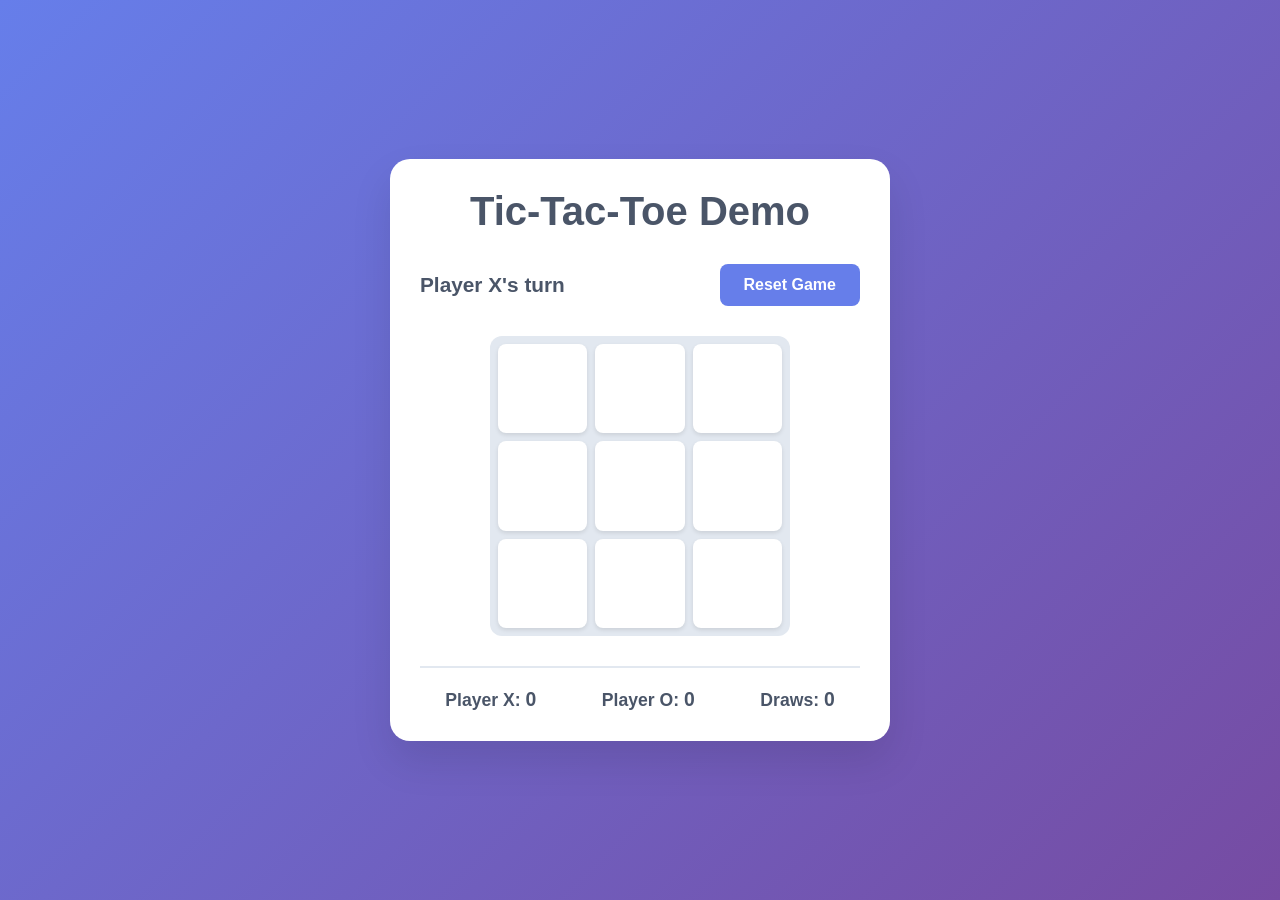
<file: index.html>
<!DOCTYPE html>
<html lang="en">
<head>
    <meta charset="UTF-8">
    <meta name="viewport" content="width=device-width, initial-scale=1.0">
    <title>Tic-Tac-Toe Demo</title>
    <link rel="stylesheet" href="style.css">
</head>
<body>
    <div class="container">
        <h1>Tic-Tac-Toe Demo</h1>
        
        <div class="game-info">
            <div class="status" id="status">Player X's turn</div>
            <button class="reset-btn" id="resetBtn">Reset Game</button>
        </div>
        
        <div class="game-board" id="gameBoard">
            <div class="cell" data-index="0"></div>
            <div class="cell" data-index="1"></div>
            <div class="cell" data-index="2"></div>
            <div class="cell" data-index="3"></div>
            <div class="cell" data-index="4"></div>
            <div class="cell" data-index="5"></div>
            <div class="cell" data-index="6"></div>
            <div class="cell" data-index="7"></div>
            <div class="cell" data-index="8"></div>
        </div>
        
        <div class="game-stats">
            <div class="score">
                <span>Player X: <span id="scoreX">0</span></span>
                <span>Player O: <span id="scoreO">0</span></span>
                <span>Draws: <span id="scoreDraw">0</span></span>
            </div>
        </div>
    </div>
    
    <script src="script.js"></script>
</body>
</html>
</file>
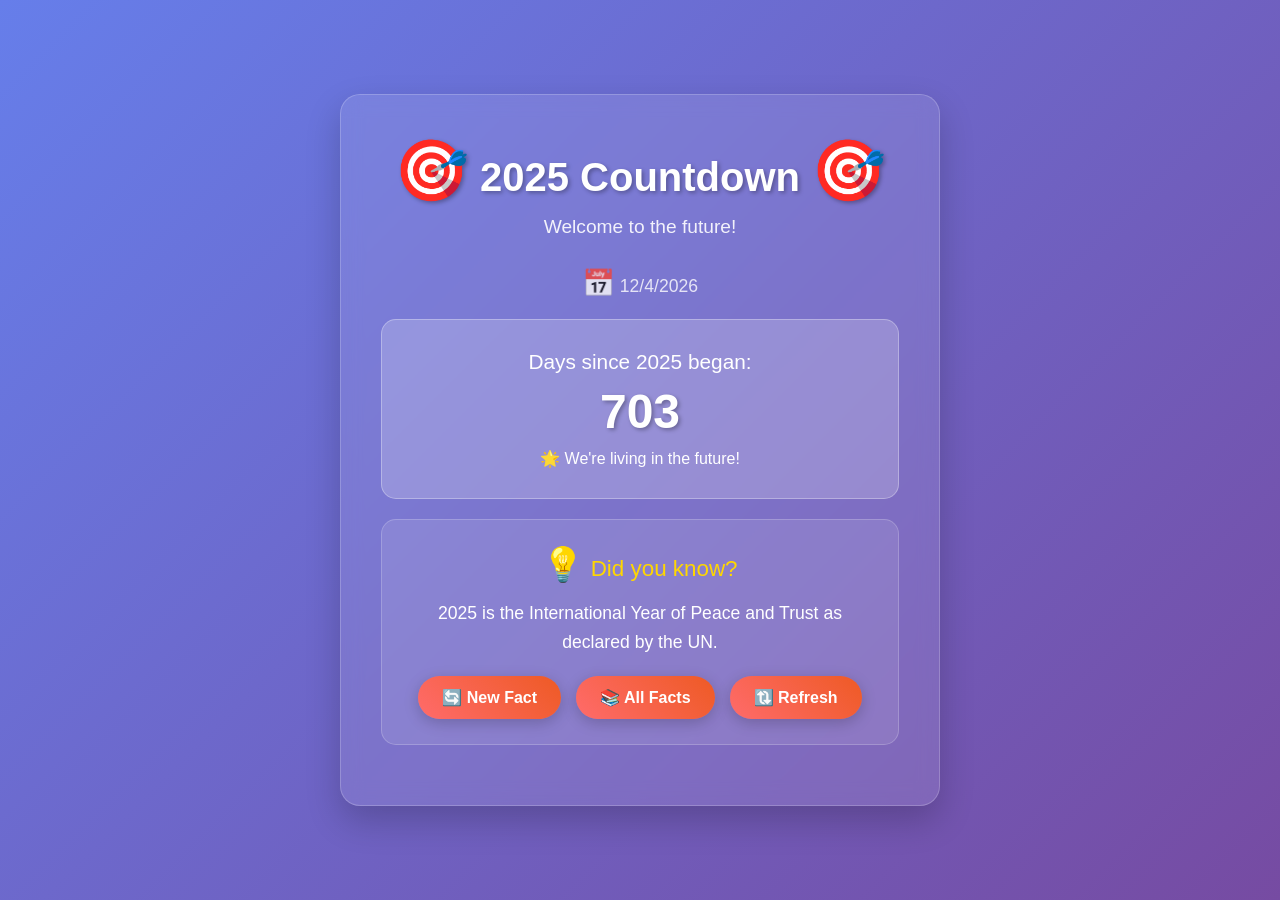
<file: countdown_2025.html>
<!DOCTYPE html>
<html lang="en">
<head>
    <meta charset="UTF-8">
    <meta name="viewport" content="width=device-width, initial-scale=1.0">
    <title>2025 Countdown - Demo 2025</title>
    <style>
        * {
            margin: 0;
            padding: 0;
            box-sizing: border-box;
        }

        body {
            font-family: 'Arial', sans-serif;
            background: linear-gradient(135deg, #667eea 0%, #764ba2 100%);
            min-height: 100vh;
            display: flex;
            justify-content: center;
            align-items: center;
            color: white;
        }

        .container {
            background: rgba(255, 255, 255, 0.1);
            backdrop-filter: blur(10px);
            border-radius: 20px;
            padding: 40px;
            max-width: 600px;
            width: 90%;
            text-align: center;
            border: 1px solid rgba(255, 255, 255, 0.2);
            box-shadow: 0 15px 35px rgba(0, 0, 0, 0.2);
        }

        h1 {
            font-size: 2.5em;
            margin-bottom: 10px;
            text-shadow: 2px 2px 4px rgba(0, 0, 0, 0.3);
        }

        .emoji {
            font-size: 1.5em;
        }

        .subtitle {
            font-size: 1.2em;
            margin-bottom: 30px;
            opacity: 0.9;
        }

        .countdown-display {
            background: rgba(255, 255, 255, 0.2);
            border-radius: 15px;
            padding: 30px;
            margin: 20px 0;
            border: 1px solid rgba(255, 255, 255, 0.3);
        }

        .countdown-number {
            font-size: 3em;
            font-weight: bold;
            text-shadow: 2px 2px 4px rgba(0, 0, 0, 0.3);
            margin: 10px 0;
        }

        .countdown-label {
            font-size: 1.3em;
            margin-bottom: 10px;
        }

        .current-date {
            font-size: 1.1em;
            margin-bottom: 20px;
            opacity: 0.8;
        }

        .fact-section {
            background: rgba(255, 255, 255, 0.1);
            border-radius: 15px;
            padding: 25px;
            margin: 20px 0;
            border: 1px solid rgba(255, 255, 255, 0.2);
        }

        .fact-title {
            font-size: 1.4em;
            margin-bottom: 15px;
            color: #ffd700;
        }

        .fact-text {
            font-size: 1.1em;
            line-height: 1.6;
            margin-bottom: 15px;
        }

        .buttons {
            display: flex;
            gap: 15px;
            justify-content: center;
            flex-wrap: wrap;
            margin-top: 20px;
        }

        button {
            background: linear-gradient(45deg, #ff6b6b, #ee5a24);
            color: white;
            border: none;
            padding: 12px 24px;
            border-radius: 25px;
            cursor: pointer;
            font-size: 1em;
            font-weight: bold;
            transition: all 0.3s ease;
            box-shadow: 0 4px 15px rgba(0, 0, 0, 0.2);
        }

        button:hover {
            transform: translateY(-2px);
            box-shadow: 0 6px 20px rgba(0, 0, 0, 0.3);
            background: linear-gradient(45deg, #ee5a24, #ff6b6b);
        }

        button:active {
            transform: translateY(0);
        }

        .all-facts {
            text-align: left;
            margin-top: 15px;
        }

        .all-facts li {
            margin: 8px 0;
            padding-left: 10px;
        }

        .hidden {
            display: none;
        }

        @media (max-width: 600px) {
            .container {
                padding: 20px;
            }

            h1 {
                font-size: 2em;
            }

            .countdown-number {
                font-size: 2.5em;
            }

            .buttons {
                flex-direction: column;
                align-items: center;
            }

            button {
                width: 200px;
            }
        }
    </style>
</head>
<body>
    <div class="container">
        <h1><span class="emoji">🎯</span> 2025 Countdown <span class="emoji">🎯</span></h1>
        <div class="subtitle">Welcome to the future!</div>
        
        <div class="current-date">
            <span class="emoji">📅</span> <span id="currentDate"></span>
        </div>

        <div class="countdown-display">
            <div class="countdown-label" id="countdownLabel">Days since 2025 began:</div>
            <div class="countdown-number" id="countdownNumber">0</div>
            <div id="statusMessage">🌟 We're living in the future!</div>
        </div>

        <div class="fact-section">
            <div class="fact-title"><span class="emoji">💡</span> Did you know?</div>
            <div class="fact-text" id="randomFact">Loading amazing facts about 2025...</div>
            
            <div class="buttons">
                <button onclick="showNewFact()">🔄 New Fact</button>
                <button onclick="toggleAllFacts()">📚 All Facts</button>
                <button onclick="refreshCountdown()">🔃 Refresh</button>
            </div>

            <div id="allFacts" class="all-facts hidden">
                <h3>📚 All 2025 Facts:</h3>
                <ol id="factsList"></ol>
            </div>
        </div>
    </div>

    <script>
        class Countdown2025 {
            constructor() {
                this.targetYear = 2025;
                this.targetDate = new Date(2025, 0, 1); // January 1, 2025
                this.currentDate = new Date();
                this.facts2025 = [
                    "2025 is the International Year of Peace and Trust as declared by the UN.",
                    "2025 marks 80 years since the end of World War II.",
                    "The World Expo 2025 will be held in Osaka, Japan.",
                    "2025 is expected to be a significant year for AI and technology advancement.",
                    "Many countries plan to achieve carbon neutrality goals by 2025.",
                    "2025 is a perfect square year (45²).",
                    "The next leap year after 2025 will be 2028.",
                    "2025 in Roman numerals is MMXXV."
                ];
                this.allFactsVisible = false;
            }

            daysCalculation() {
                const timeDiff = this.targetDate.getTime() - this.currentDate.getTime();
                const daysDiff = Math.floor(timeDiff / (1000 * 3600 * 24));
                
                if (daysDiff > 0) {
                    return {
                        daysUntil2025: daysDiff,
                        daysSince2025: 0,
                        isFuture: true
                    };
                } else {
                    return {
                        daysUntil2025: 0,
                        daysSince2025: Math.abs(daysDiff),
                        isFuture: false
                    };
                }
            }

            getRandomFact() {
                return this.facts2025[Math.floor(Math.random() * this.facts2025.length)];
            }

            updateDisplay() {
                const daysInfo = this.daysCalculation();
                const countdownLabel = document.getElementById('countdownLabel');
                const countdownNumber = document.getElementById('countdownNumber');
                const statusMessage = document.getElementById('statusMessage');
                const currentDate = document.getElementById('currentDate');

                // Update current date
                currentDate.textContent = this.currentDate.toLocaleDateString();

                if (daysInfo.isFuture) {
                    countdownLabel.textContent = "Days until 2025:";
                    countdownNumber.textContent = daysInfo.daysUntil2025;
                    statusMessage.innerHTML = "🚀 2025 is coming!";
                } else {
                    if (daysInfo.daysSince2025 === 0) {
                        countdownLabel.textContent = "Welcome to 2025!";
                        countdownNumber.textContent = "🎉";
                        statusMessage.innerHTML = "🎉 Today is the day! 🎉";
                    } else {
                        countdownLabel.textContent = "Days since 2025 began:";
                        countdownNumber.textContent = daysInfo.daysSince2025;
                        statusMessage.innerHTML = "🌟 We're living in the future!";
                    }
                }
            }

            showRandomFact() {
                const factElement = document.getElementById('randomFact');
                factElement.textContent = this.getRandomFact();
            }

            populateAllFacts() {
                const factsList = document.getElementById('factsList');
                factsList.innerHTML = '';
                
                this.facts2025.forEach((fact, index) => {
                    const li = document.createElement('li');
                    li.textContent = fact;
                    factsList.appendChild(li);
                });
            }

            toggleAllFacts() {
                const allFactsElement = document.getElementById('allFacts');
                this.allFactsVisible = !this.allFactsVisible;
                
                if (this.allFactsVisible) {
                    this.populateAllFacts();
                    allFactsElement.classList.remove('hidden');
                } else {
                    allFactsElement.classList.add('hidden');
                }
            }

            refresh() {
                this.currentDate = new Date();
                this.updateDisplay();
                this.showRandomFact();
                // Hide all facts if visible
                if (this.allFactsVisible) {
                    this.toggleAllFacts();
                }
            }
        }

        // Global instance
        let countdown;

        // Initialize when page loads
        window.addEventListener('DOMContentLoaded', function() {
            countdown = new Countdown2025();
            countdown.updateDisplay();
            countdown.showRandomFact();
        });

        // Global functions for buttons
        function showNewFact() {
            countdown.showRandomFact();
        }

        function toggleAllFacts() {
            countdown.toggleAllFacts();
        }

        function refreshCountdown() {
            countdown.refresh();
        }

        // Auto refresh every minute
        setInterval(() => {
            countdown.refresh();
        }, 60000);
    </script>
</body>
</html>
</file>
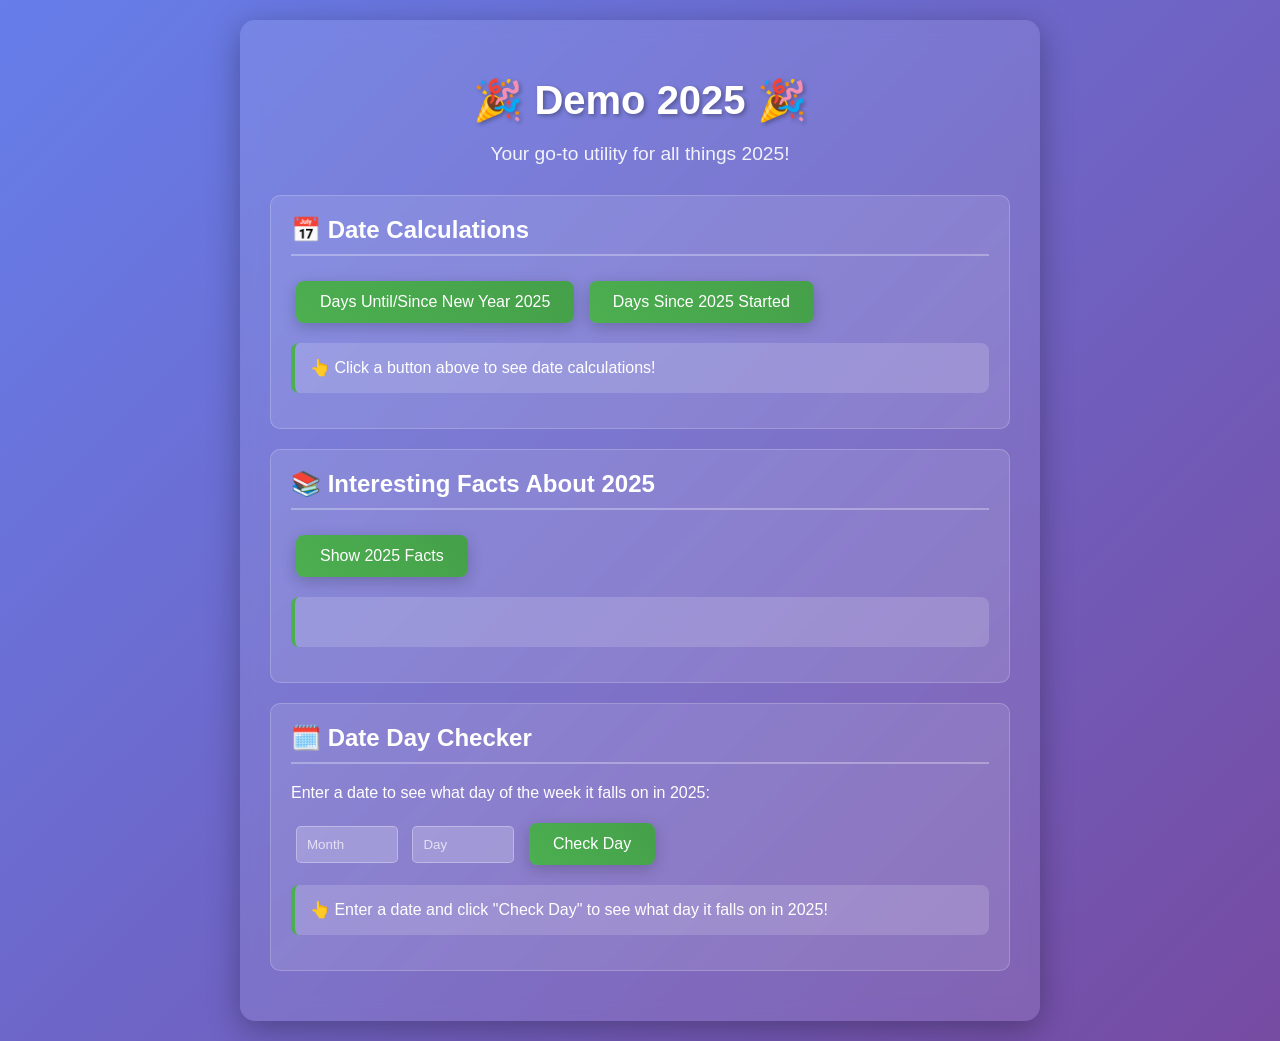
<file: demo2025.html>
<!DOCTYPE html>
<html lang="en">
<head>
    <meta charset="UTF-8">
    <meta name="viewport" content="width=device-width, initial-scale=1.0">
    <title>Demo 2025 - Year 2025 Utility</title>
    <style>
        body {
            font-family: 'Segoe UI', Tahoma, Geneva, Verdana, sans-serif;
            max-width: 800px;
            margin: 0 auto;
            padding: 20px;
            background: linear-gradient(135deg, #667eea 0%, #764ba2 100%);
            color: white;
            min-height: 100vh;
        }

        .container {
            background: rgba(255, 255, 255, 0.1);
            padding: 30px;
            border-radius: 15px;
            backdrop-filter: blur(10px);
            box-shadow: 0 8px 32px rgba(0, 0, 0, 0.3);
        }

        h1 {
            text-align: center;
            color: #fff;
            font-size: 2.5em;
            margin-bottom: 10px;
            text-shadow: 2px 2px 4px rgba(0, 0, 0, 0.3);
        }

        .subtitle {
            text-align: center;
            font-size: 1.2em;
            margin-bottom: 30px;
            opacity: 0.9;
        }

        .section {
            background: rgba(255, 255, 255, 0.1);
            margin: 20px 0;
            padding: 20px;
            border-radius: 10px;
            border: 1px solid rgba(255, 255, 255, 0.2);
        }

        .section h2 {
            margin-top: 0;
            color: #fff;
            border-bottom: 2px solid rgba(255, 255, 255, 0.3);
            padding-bottom: 10px;
        }

        button {
            background: linear-gradient(45deg, #4CAF50, #45a049);
            color: white;
            border: none;
            padding: 12px 24px;
            font-size: 16px;
            border-radius: 8px;
            cursor: pointer;
            margin: 5px;
            transition: all 0.3s ease;
            box-shadow: 0 4px 15px rgba(0, 0, 0, 0.2);
        }

        button:hover {
            transform: translateY(-2px);
            box-shadow: 0 6px 20px rgba(0, 0, 0, 0.3);
        }

        .result {
            background: rgba(255, 255, 255, 0.15);
            padding: 15px;
            border-radius: 8px;
            margin: 15px 0;
            min-height: 20px;
            border-left: 4px solid #4CAF50;
        }

        .facts-list {
            list-style: none;
            padding: 0;
        }

        .facts-list li {
            background: rgba(255, 255, 255, 0.1);
            margin: 8px 0;
            padding: 12px;
            border-radius: 6px;
            border-left: 3px solid #FFD700;
        }

        .date-input {
            background: rgba(255, 255, 255, 0.2);
            border: 1px solid rgba(255, 255, 255, 0.3);
            color: white;
            padding: 10px;
            border-radius: 5px;
            margin: 5px;
            width: 80px;
        }

        .date-input::placeholder {
            color: rgba(255, 255, 255, 0.7);
        }

        .emoji {
            font-size: 1.2em;
        }
    </style>
</head>
<body>
    <div class="container">
        <h1>🎉 Demo 2025 🎉</h1>
        <p class="subtitle">Your go-to utility for all things 2025!</p>

        <div class="section">
            <h2>📅 Date Calculations</h2>
            <button onclick="calculateDaysUntilNewYear()">Days Until/Since New Year 2025</button>
            <button onclick="calculateDaysSince2025()">Days Since 2025 Started</button>
            <div id="dateResult" class="result"></div>
        </div>

        <div class="section">
            <h2>📚 Interesting Facts About 2025</h2>
            <button onclick="showFacts()">Show 2025 Facts</button>
            <div id="factsResult" class="result">
                <ul id="factsList" class="facts-list"></ul>
            </div>
        </div>

        <div class="section">
            <h2>🗓️ Date Day Checker</h2>
            <p>Enter a date to see what day of the week it falls on in 2025:</p>
            <input type="number" id="month" class="date-input" placeholder="Month" min="1" max="12">
            <input type="number" id="day" class="date-input" placeholder="Day" min="1" max="31">
            <button onclick="checkDateDay()">Check Day</button>
            <div id="dayResult" class="result"></div>
        </div>
    </div>

    <script>
        function calculateDaysUntilNewYear() {
            const today = new Date();
            const newYear2025 = new Date(2025, 0, 1); // January 1, 2025
            
            let message;
            if (today >= newYear2025) {
                const nextNewYear = new Date(today.getFullYear() + 1, 0, 1);
                const diffTime = nextNewYear - today;
                const diffDays = Math.ceil(diffTime / (1000 * 60 * 60 * 24));
                message = `🎊 New Year 2025 has passed! Days until next New Year: ${diffDays}`;
            } else {
                const diffTime = newYear2025 - today;
                const diffDays = Math.ceil(diffTime / (1000 * 60 * 60 * 24));
                message = `⏰ Days until New Year 2025: ${diffDays}`;
            }
            
            document.getElementById('dateResult').innerHTML = message;
        }

        function calculateDaysSince2025() {
            const today = new Date();
            const start2025 = new Date(2025, 0, 1);
            
            let message;
            if (today < start2025) {
                message = "⏳ 2025 hasn't started yet!";
            } else {
                const diffTime = today - start2025;
                const diffDays = Math.floor(diffTime / (1000 * 60 * 60 * 24)) + 1;
                message = `📈 Days since 2025 started: ${diffDays}`;
            }
            
            document.getElementById('dateResult').innerHTML = message;
        }

        function showFacts() {
            const facts = [
                "🗓️ 2025 is not a leap year",
                "📅 2025 starts on a Wednesday", 
                "🔢 2025 = 5² × 3⁴ (factorization: 5² × 81)",
                "🌟 2025 is a perfect square (45²)",
                "📖 The Chinese zodiac animal for 2025 is the Snake", 
                "🎯 2025 marks 25 years since the year 2000"
            ];
            
            const factsList = document.getElementById('factsList');
            factsList.innerHTML = '';
            
            facts.forEach(fact => {
                const li = document.createElement('li');
                li.textContent = fact;
                factsList.appendChild(li);
            });
        }

        function checkDateDay() {
            const month = parseInt(document.getElementById('month').value);
            const day = parseInt(document.getElementById('day').value);
            
            if (!month || !day || month < 1 || month > 12 || day < 1 || day > 31) {
                document.getElementById('dayResult').innerHTML = '❌ Please enter valid month (1-12) and day (1-31)';
                return;
            }
            
            try {
                const date2025 = new Date(2025, month - 1, day);
                
                // Check if the date is valid
                if (date2025.getMonth() !== month - 1) {
                    document.getElementById('dayResult').innerHTML = '❌ Invalid date for the specified month';
                    return;
                }
                
                const days = ['Sunday', 'Monday', 'Tuesday', 'Wednesday', 'Thursday', 'Friday', 'Saturday'];
                const months = ['January', 'February', 'March', 'April', 'May', 'June', 
                              'July', 'August', 'September', 'October', 'November', 'December'];
                
                const dayName = days[date2025.getDay()];
                const monthName = months[month - 1];
                
                document.getElementById('dayResult').innerHTML = 
                    `📅 ${monthName} ${day}, 2025 falls on a <strong>${dayName}</strong>`;
            } catch (error) {
                document.getElementById('dayResult').innerHTML = '❌ Invalid date';
            }
        }

        // Initialize with a welcome message
        document.addEventListener('DOMContentLoaded', function() {
            document.getElementById('dateResult').innerHTML = '👆 Click a button above to see date calculations!';
            document.getElementById('dayResult').innerHTML = '👆 Enter a date and click "Check Day" to see what day it falls on in 2025!';
        });
    </script>
</body>
</html>
</file>
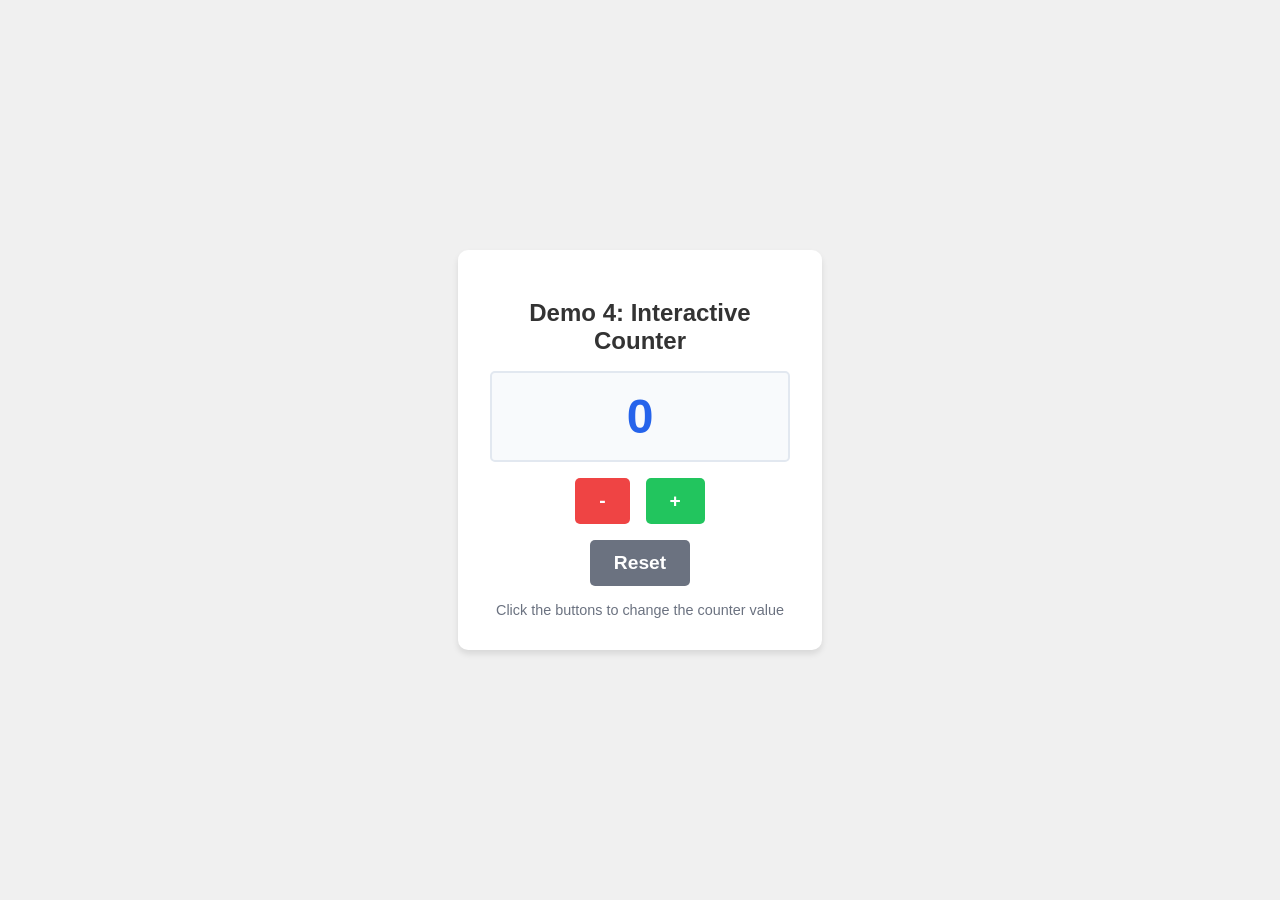
<file: demo4-counter.html>
<!DOCTYPE html>
<html lang="en">
<head>
    <meta charset="UTF-8">
    <meta name="viewport" content="width=device-width, initial-scale=1.0">
    <title>Demo 4 - Interactive Counter</title>
    <style>
        body {
            font-family: Arial, sans-serif;
            display: flex;
            justify-content: center;
            align-items: center;
            min-height: 100vh;
            margin: 0;
            background-color: #f0f0f0;
        }
        
        .counter-container {
            background: white;
            padding: 2rem;
            border-radius: 10px;
            box-shadow: 0 4px 6px rgba(0, 0, 0, 0.1);
            text-align: center;
            max-width: 300px;
        }
        
        .counter-title {
            color: #333;
            margin-bottom: 1rem;
            font-size: 1.5rem;
        }
        
        .counter-display {
            font-size: 3rem;
            font-weight: bold;
            color: #2563eb;
            margin: 1rem 0;
            padding: 1rem;
            background-color: #f8fafc;
            border-radius: 5px;
            border: 2px solid #e2e8f0;
        }
        
        .counter-buttons {
            display: flex;
            gap: 1rem;
            justify-content: center;
            margin-top: 1rem;
        }
        
        .counter-btn {
            padding: 0.75rem 1.5rem;
            font-size: 1.2rem;
            font-weight: bold;
            border: none;
            border-radius: 5px;
            cursor: pointer;
            transition: all 0.2s ease;
        }
        
        .btn-increment {
            background-color: #22c55e;
            color: white;
        }
        
        .btn-increment:hover {
            background-color: #16a34a;
            transform: translateY(-1px);
        }
        
        .btn-decrement {
            background-color: #ef4444;
            color: white;
        }
        
        .btn-decrement:hover {
            background-color: #dc2626;
            transform: translateY(-1px);
        }
        
        .btn-reset {
            background-color: #6b7280;
            color: white;
            margin-top: 1rem;
        }
        
        .btn-reset:hover {
            background-color: #4b5563;
            transform: translateY(-1px);
        }
        
        .counter-info {
            margin-top: 1rem;
            font-size: 0.9rem;
            color: #6b7280;
        }
    </style>
</head>
<body>
    <div class="counter-container">
        <h1 class="counter-title">Demo 4: Interactive Counter</h1>
        <div class="counter-display" id="counterDisplay">0</div>
        <div class="counter-buttons">
            <button class="counter-btn btn-decrement" id="decrementBtn">-</button>
            <button class="counter-btn btn-increment" id="incrementBtn">+</button>
        </div>
        <button class="counter-btn btn-reset" id="resetBtn">Reset</button>
        <div class="counter-info">
            Click the buttons to change the counter value
        </div>
    </div>

    <script>
        // Counter application logic
        let counter = 0;
        
        // Get DOM elements
        const counterDisplay = document.getElementById('counterDisplay');
        const incrementBtn = document.getElementById('incrementBtn');
        const decrementBtn = document.getElementById('decrementBtn');
        const resetBtn = document.getElementById('resetBtn');
        
        // Update display function
        function updateDisplay() {
            counterDisplay.textContent = counter;
            
            // Add visual feedback for positive/negative numbers
            if (counter > 0) {
                counterDisplay.style.color = '#22c55e';
            } else if (counter < 0) {
                counterDisplay.style.color = '#ef4444';
            } else {
                counterDisplay.style.color = '#2563eb';
            }
        }
        
        // Event listeners
        incrementBtn.addEventListener('click', () => {
            counter++;
            updateDisplay();
        });
        
        decrementBtn.addEventListener('click', () => {
            counter--;
            updateDisplay();
        });
        
        resetBtn.addEventListener('click', () => {
            counter = 0;
            updateDisplay();
        });
        
        // Keyboard support
        document.addEventListener('keydown', (event) => {
            switch(event.key) {
                case 'ArrowUp':
                case '+':
                    counter++;
                    updateDisplay();
                    event.preventDefault();
                    break;
                case 'ArrowDown':
                case '-':
                    counter--;
                    updateDisplay();
                    event.preventDefault();
                    break;
                case 'r':
                case 'R':
                    counter = 0;
                    updateDisplay();
                    event.preventDefault();
                    break;
            }
        });
        
        // Initialize display
        updateDisplay();
    </script>
</body>
</html>
</file>
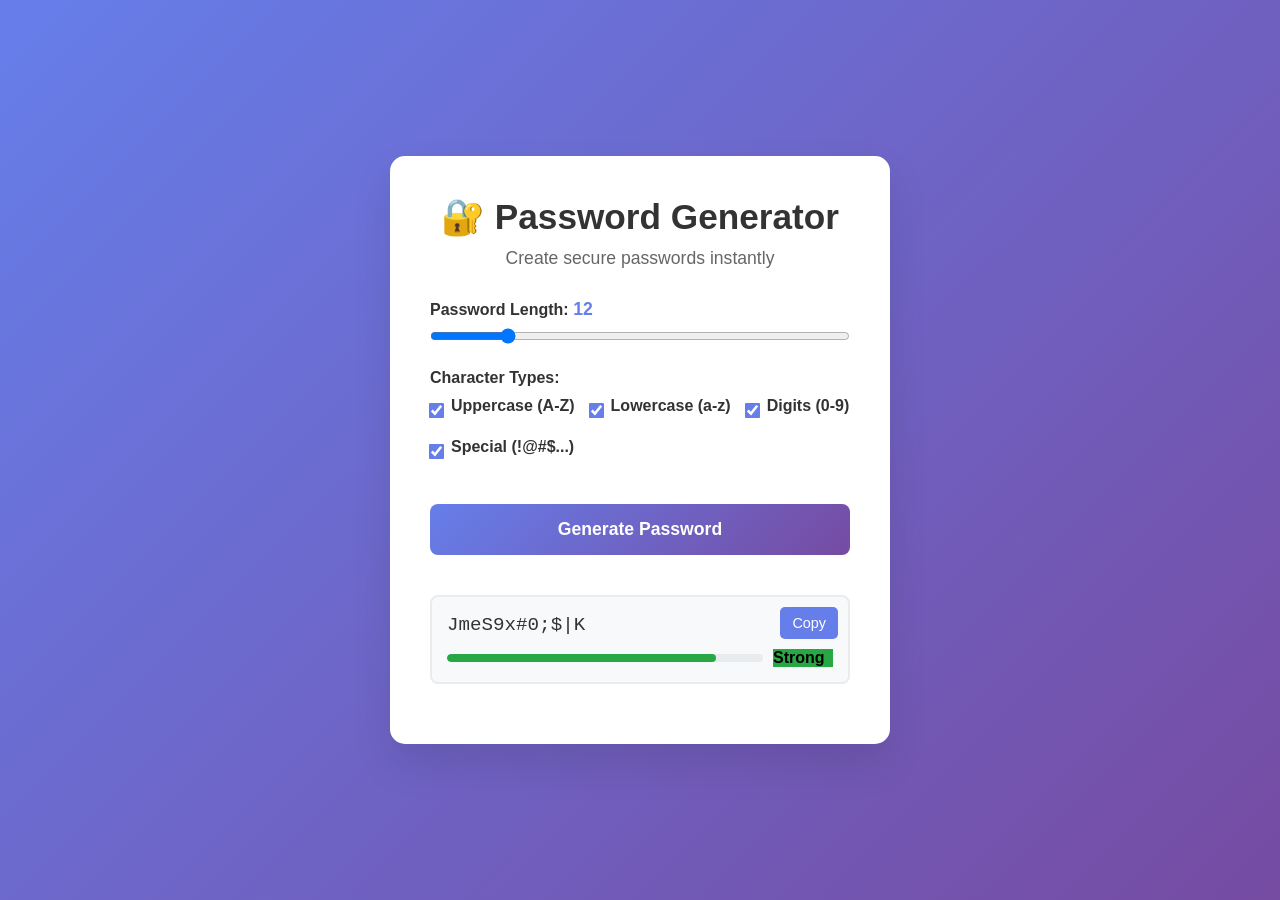
<file: password_generator.html>
<!DOCTYPE html>
<html lang="en">
<head>
    <meta charset="UTF-8">
    <meta name="viewport" content="width=device-width, initial-scale=1.0">
    <title>Password Generator Demo - Demo-2025</title>
    <style>
        * {
            margin: 0;
            padding: 0;
            box-sizing: border-box;
        }

        body {
            font-family: 'Segoe UI', Tahoma, Geneva, Verdana, sans-serif;
            background: linear-gradient(135deg, #667eea 0%, #764ba2 100%);
            min-height: 100vh;
            display: flex;
            justify-content: center;
            align-items: center;
            padding: 20px;
        }

        .container {
            background: white;
            border-radius: 15px;
            box-shadow: 0 20px 40px rgba(0, 0, 0, 0.1);
            padding: 40px;
            max-width: 500px;
            width: 100%;
        }

        .header {
            text-align: center;
            margin-bottom: 30px;
        }

        .header h1 {
            color: #333;
            font-size: 2.2em;
            margin-bottom: 10px;
        }

        .header p {
            color: #666;
            font-size: 1.1em;
        }

        .form-group {
            margin-bottom: 20px;
        }

        label {
            display: block;
            margin-bottom: 8px;
            color: #333;
            font-weight: 600;
        }

        input[type="range"] {
            width: 100%;
            margin-bottom: 5px;
        }

        .range-value {
            color: #667eea;
            font-weight: bold;
            font-size: 1.1em;
        }

        .checkbox-group {
            display: flex;
            flex-wrap: wrap;
            gap: 15px;
            margin-top: 10px;
        }

        .checkbox-item {
            display: flex;
            align-items: center;
            gap: 8px;
        }

        input[type="checkbox"] {
            transform: scale(1.2);
            accent-color: #667eea;
        }

        .generate-btn {
            width: 100%;
            background: linear-gradient(135deg, #667eea 0%, #764ba2 100%);
            color: white;
            border: none;
            padding: 15px;
            border-radius: 8px;
            font-size: 1.1em;
            font-weight: 600;
            cursor: pointer;
            transition: transform 0.2s ease;
            margin: 20px 0;
        }

        .generate-btn:hover {
            transform: translateY(-2px);
        }

        .password-output {
            background: #f8f9fa;
            border: 2px solid #e9ecef;
            border-radius: 8px;
            padding: 15px;
            margin: 20px 0;
            position: relative;
        }

        .password-text {
            font-family: 'Courier New', monospace;
            font-size: 1.2em;
            word-break: break-all;
            color: #333;
            margin-bottom: 10px;
            line-height: 1.4;
        }

        .strength-indicator {
            display: flex;
            align-items: center;
            gap: 10px;
            margin-top: 10px;
        }

        .strength-bar {
            flex: 1;
            height: 8px;
            background: #e9ecef;
            border-radius: 4px;
            overflow: hidden;
        }

        .strength-fill {
            height: 100%;
            transition: width 0.3s ease;
            border-radius: 4px;
        }

        .strength-weak { background: #dc3545; }
        .strength-medium { background: #ffc107; }
        .strength-strong { background: #28a745; }

        .strength-text {
            font-weight: 600;
            min-width: 60px;
        }

        .copy-btn {
            position: absolute;
            top: 10px;
            right: 10px;
            background: #667eea;
            color: white;
            border: none;
            padding: 8px 12px;
            border-radius: 5px;
            cursor: pointer;
            font-size: 0.9em;
            transition: background 0.2s ease;
        }

        .copy-btn:hover {
            background: #5a67d8;
        }

        .feedback {
            background: #e3f2fd;
            border: 1px solid #bbdefb;
            border-radius: 5px;
            padding: 10px;
            margin-top: 10px;
            font-size: 0.9em;
            color: #1976d2;
        }

        .hidden {
            display: none;
        }

        @media (max-width: 480px) {
            .container {
                padding: 25px;
            }
            
            .header h1 {
                font-size: 1.8em;
            }
            
            .checkbox-group {
                flex-direction: column;
                gap: 10px;
            }
        }
    </style>
</head>
<body>
    <div class="container">
        <div class="header">
            <h1>🔐 Password Generator</h1>
            <p>Create secure passwords instantly</p>
        </div>

        <div class="form-group">
            <label for="length">Password Length: <span class="range-value" id="lengthValue">12</span></label>
            <input type="range" id="length" min="4" max="50" value="12">
        </div>

        <div class="form-group">
            <label>Character Types:</label>
            <div class="checkbox-group">
                <div class="checkbox-item">
                    <input type="checkbox" id="uppercase" checked>
                    <label for="uppercase">Uppercase (A-Z)</label>
                </div>
                <div class="checkbox-item">
                    <input type="checkbox" id="lowercase" checked>
                    <label for="lowercase">Lowercase (a-z)</label>
                </div>
                <div class="checkbox-item">
                    <input type="checkbox" id="digits" checked>
                    <label for="digits">Digits (0-9)</label>
                </div>
                <div class="checkbox-item">
                    <input type="checkbox" id="special" checked>
                    <label for="special">Special (!@#$...)</label>
                </div>
            </div>
        </div>

        <button class="generate-btn" onclick="generatePassword()">Generate Password</button>

        <div class="password-output hidden" id="passwordOutput">
            <button class="copy-btn" onclick="copyPassword()">Copy</button>
            <div class="password-text" id="passwordText"></div>
            <div class="strength-indicator">
                <div class="strength-bar">
                    <div class="strength-fill" id="strengthFill"></div>
                </div>
                <span class="strength-text" id="strengthText"></span>
            </div>
            <div class="feedback hidden" id="feedback"></div>
        </div>
    </div>

    <script>
        // Character sets
        const characterSets = {
            lowercase: 'abcdefghijklmnopqrstuvwxyz',
            uppercase: 'ABCDEFGHIJKLMNOPQRSTUVWXYZ',
            digits: '0123456789',
            special: '!@#$%^&*()_+-=[]{}|;:,.<>?'
        };

        // Update length display
        document.getElementById('length').addEventListener('input', function() {
            document.getElementById('lengthValue').textContent = this.value;
        });

        function generatePassword() {
            const length = parseInt(document.getElementById('length').value);
            const includeUppercase = document.getElementById('uppercase').checked;
            const includeLowercase = document.getElementById('lowercase').checked;
            const includeDigits = document.getElementById('digits').checked;
            const includeSpecial = document.getElementById('special').checked;

            // Validate that at least one character type is selected
            if (!includeUppercase && !includeLowercase && !includeDigits && !includeSpecial) {
                alert('Please select at least one character type!');
                return;
            }

            // Build character pool
            let charPool = '';
            let requiredChars = [];

            if (includeLowercase) {
                charPool += characterSets.lowercase;
                requiredChars.push(getRandomChar(characterSets.lowercase));
            }
            if (includeUppercase) {
                charPool += characterSets.uppercase;
                requiredChars.push(getRandomChar(characterSets.uppercase));
            }
            if (includeDigits) {
                charPool += characterSets.digits;
                requiredChars.push(getRandomChar(characterSets.digits));
            }
            if (includeSpecial) {
                charPool += characterSets.special;
                requiredChars.push(getRandomChar(characterSets.special));
            }

            // Generate remaining characters
            const remainingLength = length - requiredChars.length;
            const passwordChars = [...requiredChars];
            
            for (let i = 0; i < remainingLength; i++) {
                passwordChars.push(getRandomChar(charPool));
            }

            // Shuffle array
            for (let i = passwordChars.length - 1; i > 0; i--) {
                const j = Math.floor(Math.random() * (i + 1));
                [passwordChars[i], passwordChars[j]] = [passwordChars[j], passwordChars[i]];
            }

            const password = passwordChars.join('');
            displayPassword(password);
        }

        function getRandomChar(charset) {
            return charset.charAt(Math.floor(Math.random() * charset.length));
        }

        function displayPassword(password) {
            const output = document.getElementById('passwordOutput');
            const passwordText = document.getElementById('passwordText');
            
            passwordText.textContent = password;
            output.classList.remove('hidden');
            
            // Calculate and display strength
            const strength = calculateStrength(password);
            updateStrengthIndicator(strength);
        }

        function calculateStrength(password) {
            let score = 0;
            const feedback = [];

            // Length scoring
            if (password.length >= 12) {
                score += 25;
            } else if (password.length >= 8) {
                score += 15;
                feedback.push("Consider using at least 12 characters");
            } else {
                score += 5;
                feedback.push("Password is too short - use at least 8 characters");
            }

            // Character variety scoring
            const hasLower = /[a-z]/.test(password);
            const hasUpper = /[A-Z]/.test(password);
            const hasDigit = /[0-9]/.test(password);
            const hasSpecial = /[!@#$%^&*()_+\-=\[\]{}|;:,.<>?]/.test(password);

            const varietyCount = [hasLower, hasUpper, hasDigit, hasSpecial].filter(Boolean).length;
            score += varietyCount * 15;

            if (varietyCount < 3) {
                feedback.push("Use a mix of uppercase, lowercase, digits, and special characters");
            }

            // Determine strength level
            let strength;
            if (score >= 80) {
                strength = "Strong";
            } else if (score >= 60) {
                strength = "Medium";
            } else {
                strength = "Weak";
            }

            return {
                score,
                strength,
                feedback
            };
        }

        function updateStrengthIndicator(strengthData) {
            const strengthFill = document.getElementById('strengthFill');
            const strengthText = document.getElementById('strengthText');
            const feedback = document.getElementById('feedback');

            // Update strength bar
            strengthFill.style.width = strengthData.score + '%';
            strengthFill.className = 'strength-fill strength-' + strengthData.strength.toLowerCase();
            
            // Update strength text
            strengthText.textContent = strengthData.strength;
            strengthText.className = 'strength-text strength-' + strengthData.strength.toLowerCase();

            // Update feedback
            if (strengthData.feedback.length > 0) {
                feedback.textContent = strengthData.feedback.join('. ');
                feedback.classList.remove('hidden');
            } else {
                feedback.classList.add('hidden');
            }
        }

        function copyPassword() {
            const passwordText = document.getElementById('passwordText').textContent;
            navigator.clipboard.writeText(passwordText).then(() => {
                const copyBtn = document.querySelector('.copy-btn');
                const originalText = copyBtn.textContent;
                copyBtn.textContent = 'Copied!';
                setTimeout(() => {
                    copyBtn.textContent = originalText;
                }, 2000);
            }).catch(() => {
                // Fallback for older browsers
                const textarea = document.createElement('textarea');
                textarea.value = passwordText;
                document.body.appendChild(textarea);
                textarea.select();
                document.execCommand('copy');
                document.body.removeChild(textarea);
                
                const copyBtn = document.querySelector('.copy-btn');
                const originalText = copyBtn.textContent;
                copyBtn.textContent = 'Copied!';
                setTimeout(() => {
                    copyBtn.textContent = originalText;
                }, 2000);
            });
        }

        // Generate initial password
        generatePassword();
    </script>
</body>
</html>
</file>
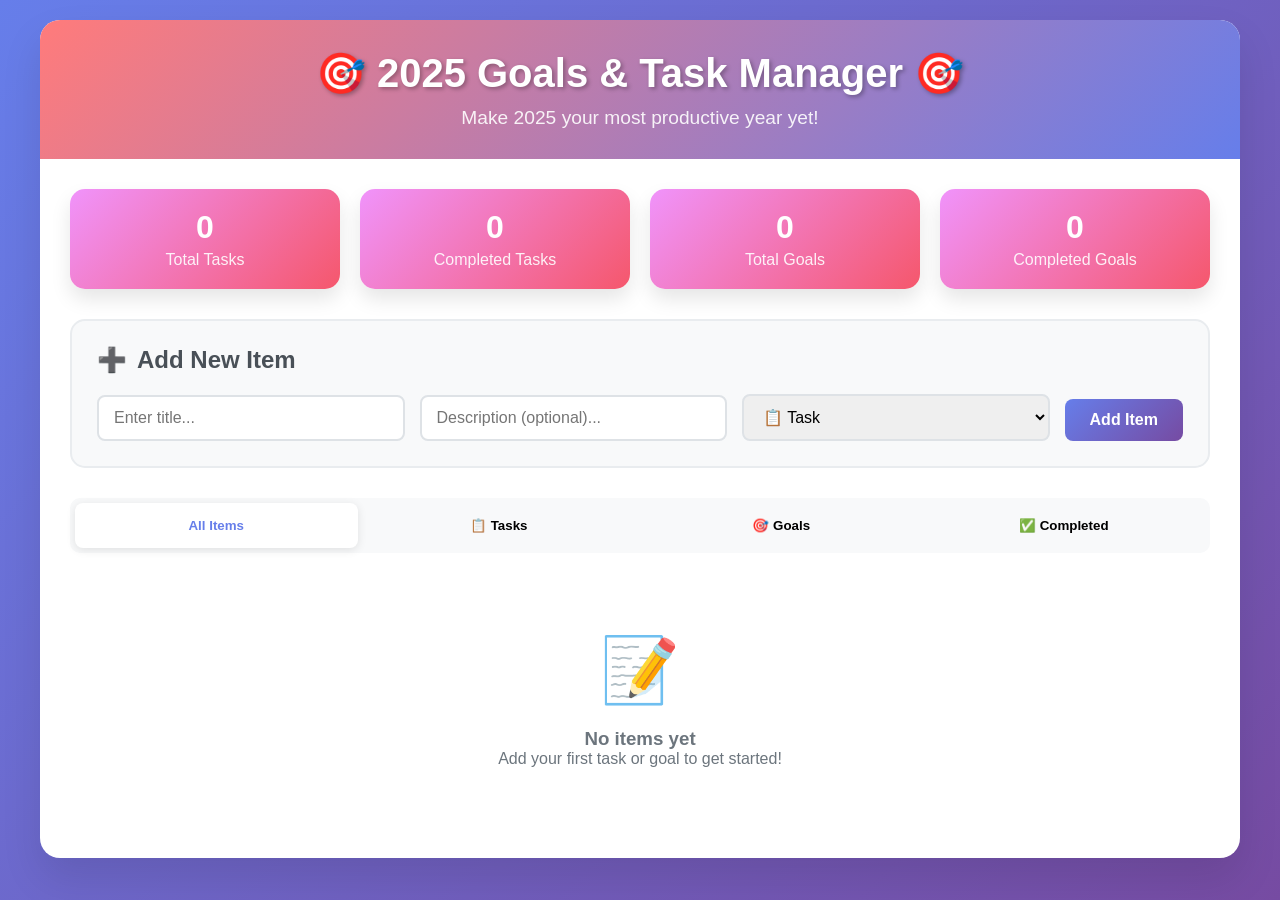
<file: task_manager.html>
<!DOCTYPE html>
<html lang="en">
<head>
    <meta charset="UTF-8">
    <meta name="viewport" content="width=device-width, initial-scale=1.0">
    <title>2025 Goals & Task Manager</title>
    <style>
        * {
            margin: 0;
            padding: 0;
            box-sizing: border-box;
        }

        body {
            font-family: 'Segoe UI', Tahoma, Geneva, Verdana, sans-serif;
            background: linear-gradient(135deg, #667eea 0%, #764ba2 100%);
            min-height: 100vh;
            padding: 20px;
            color: #333;
        }

        .container {
            max-width: 1200px;
            margin: 0 auto;
            background: white;
            border-radius: 20px;
            box-shadow: 0 20px 40px rgba(0,0,0,0.1);
            overflow: hidden;
        }

        .header {
            background: linear-gradient(135deg, #ff7b7b 0%, #667eea 100%);
            color: white;
            padding: 30px;
            text-align: center;
        }

        .header h1 {
            font-size: 2.5em;
            margin-bottom: 10px;
            text-shadow: 2px 2px 4px rgba(0,0,0,0.3);
        }

        .header p {
            font-size: 1.2em;
            opacity: 0.9;
        }

        .main-content {
            padding: 30px;
        }

        .stats-grid {
            display: grid;
            grid-template-columns: repeat(auto-fit, minmax(200px, 1fr));
            gap: 20px;
            margin-bottom: 30px;
        }

        .stat-card {
            background: linear-gradient(135deg, #f093fb 0%, #f5576c 100%);
            color: white;
            padding: 20px;
            border-radius: 15px;
            text-align: center;
            box-shadow: 0 10px 20px rgba(0,0,0,0.1);
        }

        .stat-card h3 {
            font-size: 2em;
            margin-bottom: 5px;
        }

        .stat-card p {
            opacity: 0.9;
        }

        .input-section {
            background: #f8f9fa;
            padding: 25px;
            border-radius: 15px;
            margin-bottom: 30px;
            border: 2px solid #e9ecef;
        }

        .input-section h2 {
            margin-bottom: 20px;
            color: #495057;
            display: flex;
            align-items: center;
            gap: 10px;
        }

        .form-group {
            display: flex;
            flex-wrap: wrap;
            gap: 15px;
            align-items: end;
        }

        .form-group input, .form-group select {
            flex: 1;
            min-width: 200px;
            padding: 12px 15px;
            border: 2px solid #dee2e6;
            border-radius: 8px;
            font-size: 16px;
            transition: border-color 0.3s;
        }

        .form-group input:focus, .form-group select:focus {
            outline: none;
            border-color: #667eea;
            box-shadow: 0 0 0 3px rgba(102, 126, 234, 0.1);
        }

        .btn {
            background: linear-gradient(135deg, #667eea 0%, #764ba2 100%);
            color: white;
            border: none;
            padding: 12px 25px;
            border-radius: 8px;
            cursor: pointer;
            font-size: 16px;
            font-weight: 600;
            transition: transform 0.2s, box-shadow 0.2s;
        }

        .btn:hover {
            transform: translateY(-2px);
            box-shadow: 0 5px 15px rgba(0,0,0,0.2);
        }

        .btn-small {
            padding: 6px 12px;
            font-size: 14px;
            margin: 0 2px;
        }

        .btn-complete {
            background: linear-gradient(135deg, #56ab2f 0%, #a8e6cf 100%);
        }

        .btn-delete {
            background: linear-gradient(135deg, #ff7b7b 0%, #f093fb 100%);
        }

        .tabs {
            display: flex;
            margin-bottom: 20px;
            background: #f8f9fa;
            border-radius: 10px;
            padding: 5px;
        }

        .tab {
            flex: 1;
            padding: 15px;
            text-align: center;
            background: transparent;
            border: none;
            border-radius: 8px;
            cursor: pointer;
            font-weight: 600;
            transition: all 0.3s;
        }

        .tab.active {
            background: white;
            color: #667eea;
            box-shadow: 0 2px 10px rgba(0,0,0,0.1);
        }

        .tab-content {
            display: none;
        }

        .tab-content.active {
            display: block;
        }

        .task-list {
            space-y: 15px;
        }

        .task-item {
            background: white;
            border: 2px solid #e9ecef;
            border-radius: 12px;
            padding: 20px;
            margin-bottom: 15px;
            transition: all 0.3s;
            position: relative;
            overflow: hidden;
        }

        .task-item:hover {
            box-shadow: 0 5px 20px rgba(0,0,0,0.1);
            transform: translateY(-2px);
        }

        .task-item.completed {
            background: #d4edda;
            border-color: #c3e6cb;
        }

        .task-item.completed .task-title {
            text-decoration: line-through;
            opacity: 0.7;
        }

        .task-header {
            display: flex;
            justify-content: between;
            align-items: flex-start;
            margin-bottom: 10px;
        }

        .task-info {
            flex: 1;
        }

        .task-title {
            font-size: 1.2em;
            font-weight: 600;
            margin-bottom: 5px;
            display: flex;
            align-items: center;
            gap: 10px;
        }

        .task-description {
            color: #6c757d;
            margin-bottom: 10px;
        }

        .task-meta {
            font-size: 0.9em;
            color: #868e96;
        }

        .task-actions {
            display: flex;
            gap: 5px;
            flex-shrink: 0;
        }

        .category-badge {
            display: inline-flex;
            align-items: center;
            gap: 5px;
            padding: 4px 8px;
            border-radius: 20px;
            font-size: 0.8em;
            font-weight: 600;
        }

        .category-task {
            background: #e3f2fd;
            color: #1976d2;
        }

        .category-goal {
            background: #fff3e0;
            color: #f57c00;
        }

        .empty-state {
            text-align: center;
            padding: 60px 20px;
            color: #6c757d;
        }

        .empty-state-icon {
            font-size: 4em;
            margin-bottom: 20px;
        }

        .progress-bar {
            width: 100%;
            height: 8px;
            background: #e9ecef;
            border-radius: 4px;
            overflow: hidden;
            margin-top: 10px;
        }

        .progress-fill {
            height: 100%;
            background: linear-gradient(90deg, #56ab2f 0%, #a8e6cf 100%);
            transition: width 0.3s ease;
        }

        @media (max-width: 768px) {
            .header h1 {
                font-size: 2em;
            }
            
            .stats-grid {
                grid-template-columns: 1fr;
            }
            
            .form-group {
                flex-direction: column;
            }
            
            .form-group input, .form-group select {
                min-width: auto;
                width: 100%;
            }
            
            .task-header {
                flex-direction: column;
                gap: 15px;
            }
            
            .task-actions {
                align-self: stretch;
                justify-content: center;
            }
        }
    </style>
</head>
<body>
    <div class="container">
        <div class="header">
            <h1>🎯 2025 Goals & Task Manager 🎯</h1>
            <p>Make 2025 your most productive year yet!</p>
        </div>

        <div class="main-content">
            <!-- Statistics -->
            <div class="stats-grid">
                <div class="stat-card">
                    <h3 id="totalTasks">0</h3>
                    <p>Total Tasks</p>
                </div>
                <div class="stat-card">
                    <h3 id="completedTasks">0</h3>
                    <p>Completed Tasks</p>
                </div>
                <div class="stat-card">
                    <h3 id="totalGoals">0</h3>
                    <p>Total Goals</p>
                </div>
                <div class="stat-card">
                    <h3 id="completedGoals">0</h3>
                    <p>Completed Goals</p>
                </div>
            </div>

            <!-- Add New Item -->
            <div class="input-section">
                <h2>
                    <span id="addIcon">➕</span>
                    Add New Item
                </h2>
                <div class="form-group">
                    <input type="text" id="itemTitle" placeholder="Enter title..." required>
                    <input type="text" id="itemDescription" placeholder="Description (optional)...">
                    <select id="itemCategory">
                        <option value="task">📋 Task</option>
                        <option value="goal">🎯 Goal</option>
                    </select>
                    <button class="btn" onclick="addItem()">Add Item</button>
                </div>
            </div>

            <!-- Tabs -->
            <div class="tabs">
                <button class="tab active" onclick="showTab('all')">All Items</button>
                <button class="tab" onclick="showTab('tasks')">📋 Tasks</button>
                <button class="tab" onclick="showTab('goals')">🎯 Goals</button>
                <button class="tab" onclick="showTab('completed')">✅ Completed</button>
            </div>

            <!-- Task Lists -->
            <div id="all-tab" class="tab-content active">
                <div id="allItems" class="task-list"></div>
            </div>
            
            <div id="tasks-tab" class="tab-content">
                <div id="taskItems" class="task-list"></div>
            </div>
            
            <div id="goals-tab" class="tab-content">
                <div id="goalItems" class="task-list"></div>
            </div>
            
            <div id="completed-tab" class="tab-content">
                <div id="completedItems" class="task-list"></div>
            </div>
        </div>
    </div>

    <script>
        class TaskManager {
            constructor() {
                this.tasks = [];
                this.nextId = 1;
                this.loadTasks();
                this.updateDisplay();
            }

            loadTasks() {
                const stored = localStorage.getItem('tasks2025');
                if (stored) {
                    const data = JSON.parse(stored);
                    this.tasks = data.tasks || [];
                    this.nextId = data.nextId || 1;
                }
            }

            saveTasks() {
                const data = {
                    tasks: this.tasks,
                    nextId: this.nextId
                };
                localStorage.setItem('tasks2025', JSON.stringify(data));
            }

            addTask(title, description, category) {
                const task = {
                    id: this.nextId++,
                    title: title,
                    description: description,
                    category: category,
                    completed: false,
                    createdAt: new Date().toISOString(),
                    completedAt: null
                };
                this.tasks.push(task);
                this.saveTasks();
                this.updateDisplay();
                return task;
            }

            completeTask(id) {
                const task = this.tasks.find(t => t.id === id);
                if (task && !task.completed) {
                    task.completed = true;
                    task.completedAt = new Date().toISOString();
                    this.saveTasks();
                    this.updateDisplay();
                    return true;
                }
                return false;
            }

            deleteTask(id) {
                const index = this.tasks.findIndex(t => t.id === id);
                if (index !== -1) {
                    this.tasks.splice(index, 1);
                    this.saveTasks();
                    this.updateDisplay();
                    return true;
                }
                return false;
            }

            getStats() {
                const totalTasks = this.tasks.filter(t => t.category === 'task').length;
                const completedTasks = this.tasks.filter(t => t.category === 'task' && t.completed).length;
                const totalGoals = this.tasks.filter(t => t.category === 'goal').length;
                const completedGoals = this.tasks.filter(t => t.category === 'goal' && t.completed).length;

                return {
                    totalTasks,
                    completedTasks,
                    totalGoals,
                    completedGoals,
                    taskCompletionRate: totalTasks > 0 ? (completedTasks / totalTasks * 100) : 0,
                    goalCompletionRate: totalGoals > 0 ? (completedGoals / totalGoals * 100) : 0
                };
            }

            updateDisplay() {
                this.updateStats();
                this.updateTaskLists();
            }

            updateStats() {
                const stats = this.getStats();
                document.getElementById('totalTasks').textContent = stats.totalTasks;
                document.getElementById('completedTasks').textContent = stats.completedTasks;
                document.getElementById('totalGoals').textContent = stats.totalGoals;
                document.getElementById('completedGoals').textContent = stats.completedGoals;
            }

            updateTaskLists() {
                const allItems = document.getElementById('allItems');
                const taskItems = document.getElementById('taskItems');
                const goalItems = document.getElementById('goalItems');
                const completedItems = document.getElementById('completedItems');

                allItems.innerHTML = this.renderTasks(this.tasks);
                taskItems.innerHTML = this.renderTasks(this.tasks.filter(t => t.category === 'task'));
                goalItems.innerHTML = this.renderTasks(this.tasks.filter(t => t.category === 'goal'));
                completedItems.innerHTML = this.renderTasks(this.tasks.filter(t => t.completed));
            }

            renderTasks(tasks) {
                if (tasks.length === 0) {
                    return `
                        <div class="empty-state">
                            <div class="empty-state-icon">📝</div>
                            <h3>No items yet</h3>
                            <p>Add your first task or goal to get started!</p>
                        </div>
                    `;
                }

                return tasks.map(task => `
                    <div class="task-item ${task.completed ? 'completed' : ''}">
                        <div class="task-header">
                            <div class="task-info">
                                <div class="task-title">
                                    ${task.category === 'goal' ? '🎯' : '📋'}
                                    ${task.title}
                                    <span class="category-badge category-${task.category}">
                                        ${task.category === 'goal' ? '🎯 Goal' : '📋 Task'}
                                    </span>
                                </div>
                                ${task.description ? `<div class="task-description">${task.description}</div>` : ''}
                                <div class="task-meta">
                                    Created: ${new Date(task.createdAt).toLocaleDateString()}
                                    ${task.completedAt ? ` • Completed: ${new Date(task.completedAt).toLocaleDateString()}` : ''}
                                </div>
                            </div>
                            <div class="task-actions">
                                ${!task.completed ? `<button class="btn btn-small btn-complete" onclick="taskManager.completeTask(${task.id})">✅ Complete</button>` : ''}
                                <button class="btn btn-small btn-delete" onclick="taskManager.deleteTask(${task.id})">🗑️ Delete</button>
                            </div>
                        </div>
                    </div>
                `).join('');
            }
        }

        // Global task manager instance
        let taskManager;

        // Initialize when page loads
        document.addEventListener('DOMContentLoaded', function() {
            taskManager = new TaskManager();
        });

        function addItem() {
            const title = document.getElementById('itemTitle').value.trim();
            const description = document.getElementById('itemDescription').value.trim();
            const category = document.getElementById('itemCategory').value;

            if (!title) {
                alert('Please enter a title!');
                return;
            }

            taskManager.addTask(title, description, category);

            // Clear form
            document.getElementById('itemTitle').value = '';
            document.getElementById('itemDescription').value = '';
            document.getElementById('itemCategory').value = 'task';

            // Show success feedback
            const addIcon = document.getElementById('addIcon');
            addIcon.textContent = '✅';
            setTimeout(() => {
                addIcon.textContent = '➕';
            }, 1000);
        }

        function showTab(tabName) {
            // Update tab buttons
            document.querySelectorAll('.tab').forEach(tab => tab.classList.remove('active'));
            event.target.classList.add('active');

            // Update tab content
            document.querySelectorAll('.tab-content').forEach(content => content.classList.remove('active'));
            document.getElementById(tabName + '-tab').classList.add('active');
        }

        // Allow Enter key to add items
        document.addEventListener('keypress', function(e) {
            if (e.key === 'Enter' && (e.target.id === 'itemTitle' || e.target.id === 'itemDescription')) {
                addItem();
            }
        });
    </script>
</body>
</html>
</file>
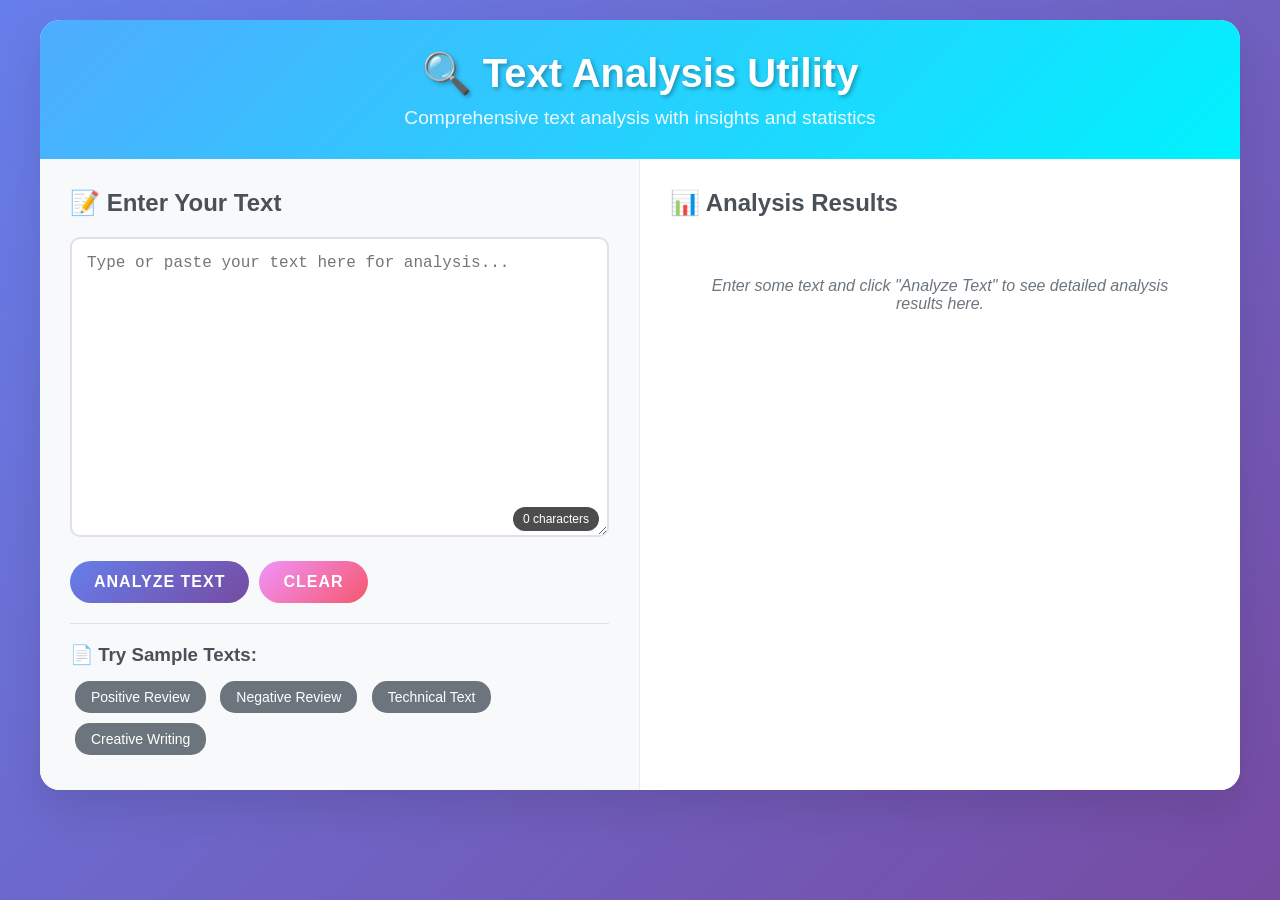
<file: text_analyzer.html>
<!DOCTYPE html>
<html lang="en">
<head>
    <meta charset="UTF-8">
    <meta name="viewport" content="width=device-width, initial-scale=1.0">
    <title>Text Analysis Utility - Demo 10</title>
    <style>
        * {
            margin: 0;
            padding: 0;
            box-sizing: border-box;
        }

        body {
            font-family: 'Segoe UI', Tahoma, Geneva, Verdana, sans-serif;
            background: linear-gradient(135deg, #667eea 0%, #764ba2 100%);
            min-height: 100vh;
            padding: 20px;
            color: #333;
        }

        .container {
            max-width: 1200px;
            margin: 0 auto;
            background: rgba(255, 255, 255, 0.95);
            border-radius: 20px;
            box-shadow: 0 20px 40px rgba(0, 0, 0, 0.1);
            backdrop-filter: blur(10px);
            overflow: hidden;
        }

        .header {
            background: linear-gradient(135deg, #4facfe 0%, #00f2fe 100%);
            color: white;
            padding: 30px;
            text-align: center;
        }

        .header h1 {
            font-size: 2.5em;
            margin-bottom: 10px;
            text-shadow: 2px 2px 4px rgba(0, 0, 0, 0.3);
        }

        .header p {
            font-size: 1.2em;
            opacity: 0.9;
        }

        .main-content {
            display: grid;
            grid-template-columns: 1fr 1fr;
            gap: 0;
            min-height: 600px;
        }

        .input-section {
            padding: 30px;
            background: #f8f9fa;
            border-right: 1px solid #e9ecef;
        }

        .results-section {
            padding: 30px;
            background: white;
        }

        .input-section h2 {
            color: #495057;
            margin-bottom: 20px;
            font-size: 1.5em;
        }

        .textarea-container {
            position: relative;
            margin-bottom: 20px;
        }

        #textInput {
            width: 100%;
            height: 300px;
            padding: 15px;
            border: 2px solid #dee2e6;
            border-radius: 10px;
            font-size: 16px;
            font-family: 'Courier New', monospace;
            resize: vertical;
            transition: border-color 0.3s ease;
            background: white;
        }

        #textInput:focus {
            outline: none;
            border-color: #4facfe;
            box-shadow: 0 0 0 3px rgba(79, 172, 254, 0.1);
        }

        .char-counter {
            position: absolute;
            bottom: 10px;
            right: 10px;
            background: rgba(0, 0, 0, 0.7);
            color: white;
            padding: 5px 10px;
            border-radius: 15px;
            font-size: 12px;
            pointer-events: none;
        }

        .button-group {
            display: flex;
            gap: 10px;
            flex-wrap: wrap;
        }

        .btn {
            background: linear-gradient(135deg, #667eea 0%, #764ba2 100%);
            color: white;
            border: none;
            padding: 12px 24px;
            border-radius: 25px;
            cursor: pointer;
            font-size: 16px;
            font-weight: 600;
            transition: all 0.3s ease;
            text-transform: uppercase;
            letter-spacing: 1px;
        }

        .btn:hover {
            transform: translateY(-2px);
            box-shadow: 0 10px 20px rgba(0, 0, 0, 0.2);
        }

        .btn:active {
            transform: translateY(0);
        }

        .btn-secondary {
            background: linear-gradient(135deg, #f093fb 0%, #f5576c 100%);
        }

        .results-section h2 {
            color: #495057;
            margin-bottom: 20px;
            font-size: 1.5em;
        }

        .results-grid {
            display: grid;
            grid-template-columns: repeat(auto-fit, minmax(200px, 1fr));
            gap: 15px;
            margin-bottom: 30px;
        }

        .stat-card {
            background: linear-gradient(135deg, #667eea 0%, #764ba2 100%);
            color: white;
            padding: 20px;
            border-radius: 15px;
            text-align: center;
            box-shadow: 0 5px 15px rgba(0, 0, 0, 0.1);
            transition: transform 0.3s ease;
        }

        .stat-card:hover {
            transform: translateY(-5px);
        }

        .stat-value {
            font-size: 2em;
            font-weight: bold;
            margin-bottom: 5px;
        }

        .stat-label {
            font-size: 0.9em;
            opacity: 0.9;
        }

        .analysis-section {
            margin-top: 20px;
        }

        .analysis-card {
            background: #f8f9fa;
            border-radius: 10px;
            padding: 20px;
            margin-bottom: 15px;
            border-left: 4px solid #4facfe;
        }

        .analysis-card h3 {
            color: #495057;
            margin-bottom: 15px;
            font-size: 1.2em;
        }

        .word-list {
            display: flex;
            flex-wrap: wrap;
            gap: 10px;
        }

        .word-tag {
            background: linear-gradient(135deg, #4facfe 0%, #00f2fe 100%);
            color: white;
            padding: 8px 15px;
            border-radius: 20px;
            font-size: 14px;
            font-weight: 500;
        }

        .sentiment {
            display: inline-block;
            padding: 10px 20px;
            border-radius: 25px;
            font-weight: bold;
            text-transform: uppercase;
            letter-spacing: 1px;
        }

        .sentiment.positive {
            background: linear-gradient(135deg, #56ab2f 0%, #a8e6cf 100%);
            color: white;
        }

        .sentiment.negative {
            background: linear-gradient(135deg, #ff416c 0%, #ff4b2b 100%);
            color: white;
        }

        .sentiment.neutral, .sentiment.mixed {
            background: linear-gradient(135deg, #bdc3c7 0%, #95a5a6 100%);
            color: white;
        }

        .loading {
            text-align: center;
            color: #6c757d;
            font-style: italic;
        }

        .sample-texts {
            margin-top: 20px;
            padding-top: 20px;
            border-top: 1px solid #dee2e6;
        }

        .sample-texts h3 {
            color: #495057;
            margin-bottom: 10px;
        }

        .sample-btn {
            background: #6c757d;
            color: white;
            border: none;
            padding: 8px 16px;
            border-radius: 15px;
            cursor: pointer;
            font-size: 14px;
            margin: 5px;
            transition: background 0.3s ease;
        }

        .sample-btn:hover {
            background: #5a6268;
        }

        @media (max-width: 768px) {
            .main-content {
                grid-template-columns: 1fr;
            }

            .input-section {
                border-right: none;
                border-bottom: 1px solid #e9ecef;
            }

            .header h1 {
                font-size: 2em;
            }

            .results-grid {
                grid-template-columns: repeat(auto-fit, minmax(150px, 1fr));
            }
        }

        .no-results {
            text-align: center;
            color: #6c757d;
            font-style: italic;
            padding: 40px;
        }
    </style>
</head>
<body>
    <div class="container">
        <div class="header">
            <h1>🔍 Text Analysis Utility</h1>
            <p>Comprehensive text analysis with insights and statistics</p>
        </div>

        <div class="main-content">
            <div class="input-section">
                <h2>📝 Enter Your Text</h2>
                <div class="textarea-container">
                    <textarea id="textInput" placeholder="Type or paste your text here for analysis..."></textarea>
                    <div class="char-counter" id="charCounter">0 characters</div>
                </div>
                
                <div class="button-group">
                    <button class="btn" onclick="analyzeText()">Analyze Text</button>
                    <button class="btn btn-secondary" onclick="clearText()">Clear</button>
                </div>

                <div class="sample-texts">
                    <h3>📄 Try Sample Texts:</h3>
                    <button class="sample-btn" onclick="loadSample('positive')">Positive Review</button>
                    <button class="sample-btn" onclick="loadSample('negative')">Negative Review</button>
                    <button class="sample-btn" onclick="loadSample('technical')">Technical Text</button>
                    <button class="sample-btn" onclick="loadSample('creative')">Creative Writing</button>
                </div>
            </div>

            <div class="results-section">
                <h2>📊 Analysis Results</h2>
                <div id="results">
                    <div class="no-results">
                        Enter some text and click "Analyze Text" to see detailed analysis results here.
                    </div>
                </div>
            </div>
        </div>
    </div>

    <script>
        // Sample texts for demonstration
        const sampleTexts = {
            positive: "This is an absolutely amazing product! I love everything about it. The quality is excellent, the design is beautiful, and the customer service is outstanding. I would definitely recommend this to anyone looking for a great solution. It has exceeded all my expectations and made my life so much easier. Truly wonderful!",
            
            negative: "This product is terrible and completely useless. I hate everything about it. The quality is awful, the design is ugly, and the customer service is horrible. I would never recommend this to anyone. It's a complete waste of money and time. Absolutely disappointing and frustrating experience.",
            
            technical: "The implementation utilizes advanced algorithms to optimize performance and ensure scalability. The system architecture incorporates microservices design patterns with containerized deployment using Docker and Kubernetes. Data processing pipelines leverage Apache Kafka for real-time streaming analytics.",
            
            creative: "The moonlight danced across the peaceful lake, creating ripples of silver that seemed to whisper ancient secrets. A gentle breeze carried the scent of blooming jasmine through the warm summer night. In the distance, an owl hooted softly, adding to the symphony of nature's evening chorus."
        };

        // Text analysis class (JavaScript version)
        class TextAnalyzer {
            constructor() {
                this.wpm = 200; // words per minute
                this.positiveWords = new Set([
                    'good', 'great', 'excellent', 'amazing', 'wonderful', 'fantastic',
                    'awesome', 'brilliant', 'perfect', 'outstanding', 'superb', 'marvelous',
                    'love', 'like', 'enjoy', 'happy', 'pleased', 'delighted', 'excited',
                    'beautiful', 'nice', 'best', 'better', 'incredible', 'magnificent'
                ]);
                
                this.negativeWords = new Set([
                    'bad', 'terrible', 'awful', 'horrible', 'disgusting', 'hate', 'dislike',
                    'sad', 'angry', 'frustrated', 'disappointed', 'upset', 'annoyed',
                    'worst', 'worse', 'boring', 'stupid', 'ridiculous', 'pathetic',
                    'useless', 'worthless', 'nightmare', 'disaster', 'failure'
                ]);

                this.stopWords = new Set([
                    'the', 'a', 'an', 'and', 'or', 'but', 'in', 'on', 'at', 'to', 'for',
                    'of', 'with', 'by', 'from', 'up', 'about', 'into', 'through', 'during',
                    'before', 'after', 'above', 'below', 'between', 'among', 'is', 'are',
                    'was', 'were', 'be', 'been', 'being', 'have', 'has', 'had', 'do', 'does',
                    'did', 'will', 'would', 'should', 'could', 'can', 'may', 'might', 'must',
                    'i', 'you', 'he', 'she', 'it', 'we', 'they', 'me', 'him', 'her', 'us',
                    'them', 'my', 'your', 'his', 'her', 'its', 'our', 'their', 'this', 'that',
                    'these', 'those', 'what', 'when', 'where', 'why', 'how', 'who'
                ]);
            }

            analyzeText(text) {
                if (!text.trim()) {
                    return { error: 'Please provide some text to analyze.' };
                }

                const wordCount = text.split(/\s+/).filter(word => word.length > 0).length;
                const charCount = text.length;
                const charCountNoSpaces = text.replace(/\s/g, '').length;
                
                const sentences = this.countSentences(text);
                const paragraphs = text.split(/\n\s*\n/).filter(p => p.trim()).length;
                
                const readingTime = Math.max(1, Math.round(wordCount / this.wpm));
                const commonWords = this.getCommonWords(text, 5);
                const sentiment = this.analyzeSentiment(text);
                
                const avgWordLength = this.averageWordLength(text);
                const avgSentenceLength = wordCount / Math.max(1, sentences);

                return {
                    wordCount,
                    charCount,
                    charCountNoSpaces,
                    sentenceCount: sentences,
                    paragraphCount: paragraphs,
                    readingTimeMinutes: readingTime,
                    avgWordLength: Math.round(avgWordLength * 10) / 10,
                    avgSentenceLength: Math.round(avgSentenceLength * 10) / 10,
                    commonWords,
                    sentiment
                };
            }

            countSentences(text) {
                const matches = text.match(/[.!?]+/g);
                return Math.max(1, matches ? matches.length : 1);
            }

            getCommonWords(text, topN = 5) {
                const words = text.toLowerCase().match(/\b[a-zA-Z]+\b/g) || [];
                const meaningfulWords = words.filter(word => 
                    !this.stopWords.has(word) && word.length > 2
                );

                const wordCounts = {};
                meaningfulWords.forEach(word => {
                    wordCounts[word] = (wordCounts[word] || 0) + 1;
                });

                return Object.entries(wordCounts)
                    .sort(([,a], [,b]) => b - a)
                    .slice(0, topN);
            }

            analyzeSentiment(text) {
                const words = text.toLowerCase().match(/\b[a-zA-Z]+\b/g) || [];
                
                const positiveCount = words.filter(word => this.positiveWords.has(word)).length;
                const negativeCount = words.filter(word => this.negativeWords.has(word)).length;
                
                const totalSentimentWords = positiveCount + negativeCount;
                
                let label, confidence;
                
                if (totalSentimentWords === 0) {
                    label = 'Neutral';
                    confidence = 'N/A';
                } else if (positiveCount > negativeCount) {
                    label = 'Positive';
                    confidence = Math.round(positiveCount / totalSentimentWords * 100) + '%';
                } else if (negativeCount > positiveCount) {
                    label = 'Negative';
                    confidence = Math.round(negativeCount / totalSentimentWords * 100) + '%';
                } else {
                    label = 'Mixed';
                    confidence = '50%';
                }

                return {
                    label,
                    confidence,
                    positiveWords: positiveCount,
                    negativeWords: negativeCount
                };
            }

            averageWordLength(text) {
                const words = text.match(/\b[a-zA-Z]+\b/g) || [];
                if (words.length === 0) return 0;
                return words.reduce((sum, word) => sum + word.length, 0) / words.length;
            }
        }

        // Initialize analyzer
        const analyzer = new TextAnalyzer();

        // Update character counter
        function updateCharCounter() {
            const text = document.getElementById('textInput').value;
            document.getElementById('charCounter').textContent = `${text.length} characters`;
        }

        // Load sample text
        function loadSample(type) {
            const textInput = document.getElementById('textInput');
            textInput.value = sampleTexts[type];
            updateCharCounter();
            analyzeText();
        }

        // Clear text
        function clearText() {
            document.getElementById('textInput').value = '';
            document.getElementById('results').innerHTML = `
                <div class="no-results">
                    Enter some text and click "Analyze Text" to see detailed analysis results here.
                </div>
            `;
            updateCharCounter();
        }

        // Main analysis function
        function analyzeText() {
            const text = document.getElementById('textInput').value;
            const resultsDiv = document.getElementById('results');
            
            if (!text.trim()) {
                resultsDiv.innerHTML = `
                    <div class="no-results">
                        Please enter some text to analyze.
                    </div>
                `;
                return;
            }

            // Show loading
            resultsDiv.innerHTML = '<div class="loading">Analyzing text...</div>';
            
            // Simulate a small delay for better UX
            setTimeout(() => {
                const analysis = analyzer.analyzeText(text);
                displayResults(analysis);
            }, 300);
        }

        // Display analysis results
        function displayResults(analysis) {
            if (analysis.error) {
                document.getElementById('results').innerHTML = `
                    <div class="no-results">${analysis.error}</div>
                `;
                return;
            }

            const resultsHTML = `
                <div class="results-grid">
                    <div class="stat-card">
                        <div class="stat-value">${analysis.wordCount.toLocaleString()}</div>
                        <div class="stat-label">Words</div>
                    </div>
                    <div class="stat-card">
                        <div class="stat-value">${analysis.charCount.toLocaleString()}</div>
                        <div class="stat-label">Characters</div>
                    </div>
                    <div class="stat-card">
                        <div class="stat-value">${analysis.sentenceCount}</div>
                        <div class="stat-label">Sentences</div>
                    </div>
                    <div class="stat-card">
                        <div class="stat-value">${analysis.readingTimeMinutes}</div>
                        <div class="stat-label">Min. Read</div>
                    </div>
                </div>

                <div class="analysis-section">
                    <div class="analysis-card">
                        <h3>📈 Complexity Metrics</h3>
                        <p><strong>Average Word Length:</strong> ${analysis.avgWordLength} characters</p>
                        <p><strong>Average Sentence Length:</strong> ${analysis.avgSentenceLength} words</p>
                        <p><strong>Characters (no spaces):</strong> ${analysis.charCountNoSpaces.toLocaleString()}</p>
                        <p><strong>Paragraphs:</strong> ${analysis.paragraphCount}</p>
                    </div>

                    <div class="analysis-card">
                        <h3>🔍 Most Common Words</h3>
                        <div class="word-list">
                            ${analysis.commonWords.length > 0 
                                ? analysis.commonWords.map(([word, count]) => 
                                    `<span class="word-tag">${word} (${count})</span>`
                                ).join('')
                                : '<span style="color: #6c757d;">No significant words found</span>'
                            }
                        </div>
                    </div>

                    <div class="analysis-card">
                        <h3>😊 Sentiment Analysis</h3>
                        <p><strong>Overall Sentiment:</strong> 
                            <span class="sentiment ${analysis.sentiment.label.toLowerCase()}">
                                ${analysis.sentiment.label}
                            </span>
                        </p>
                        <p><strong>Confidence:</strong> ${analysis.sentiment.confidence}</p>
                        <p><strong>Positive indicators:</strong> ${analysis.sentiment.positiveWords}</p>
                        <p><strong>Negative indicators:</strong> ${analysis.sentiment.negativeWords}</p>
                    </div>
                </div>
            `;

            document.getElementById('results').innerHTML = resultsHTML;
        }

        // Event listeners
        document.getElementById('textInput').addEventListener('input', updateCharCounter);
        document.getElementById('textInput').addEventListener('keydown', function(e) {
            if (e.ctrlKey && e.key === 'Enter') {
                analyzeText();
            }
        });

        // Initialize
        updateCharCounter();
    </script>
</body>
</html>
</file>
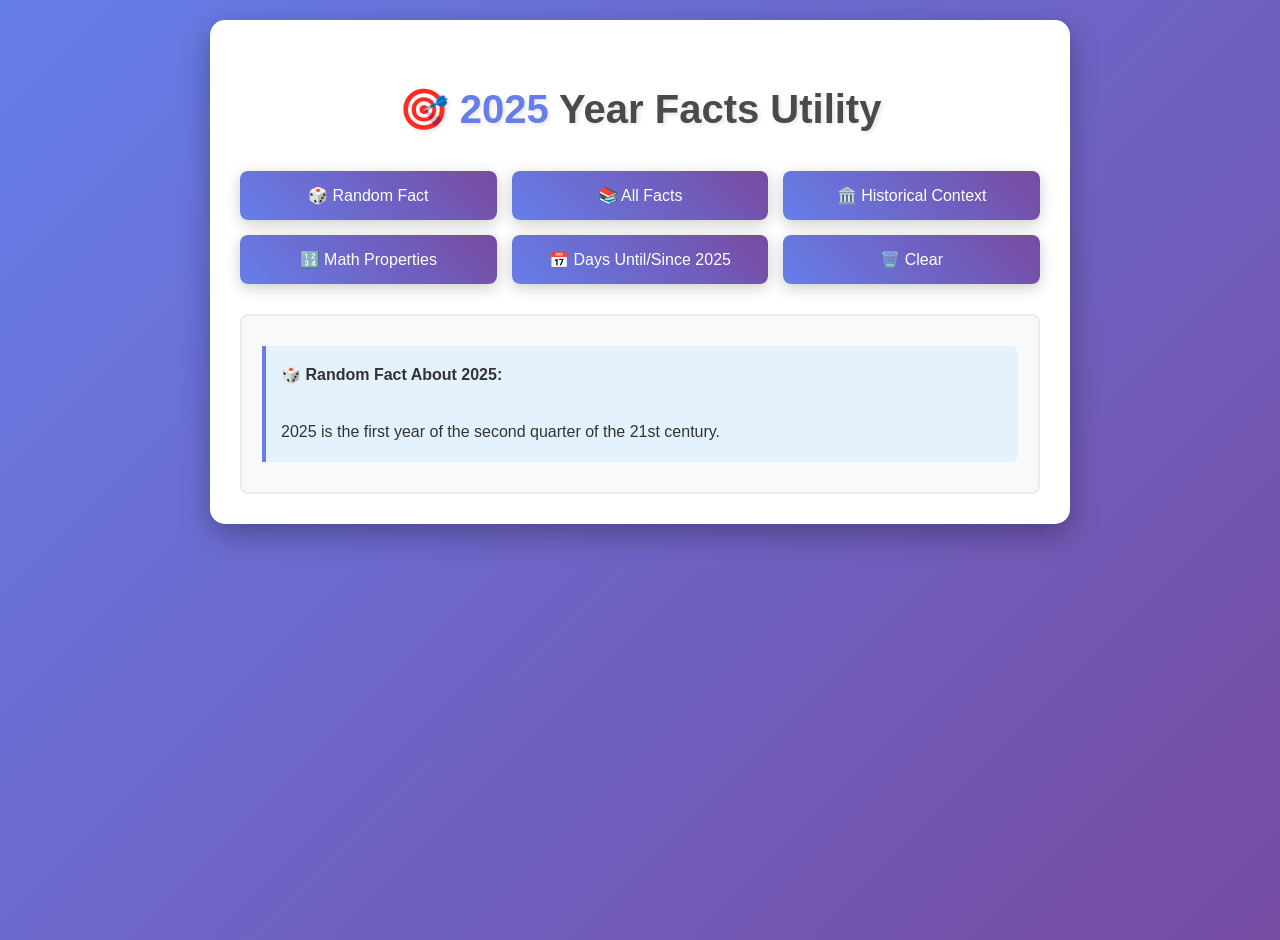
<file: year_facts_2025.html>
<!DOCTYPE html>
<html lang="en">
<head>
    <meta charset="UTF-8">
    <meta name="viewport" content="width=device-width, initial-scale=1.0">
    <title>2025 Year Facts Utility</title>
    <style>
        body {
            font-family: 'Segoe UI', Tahoma, Geneva, Verdana, sans-serif;
            line-height: 1.6;
            margin: 0;
            padding: 20px;
            background: linear-gradient(135deg, #667eea 0%, #764ba2 100%);
            min-height: 100vh;
            color: #333;
        }
        
        .container {
            max-width: 800px;
            margin: 0 auto;
            background: white;
            padding: 30px;
            border-radius: 15px;
            box-shadow: 0 10px 30px rgba(0,0,0,0.3);
        }
        
        h1 {
            text-align: center;
            color: #4a4a4a;
            margin-bottom: 30px;
            font-size: 2.5em;
            text-shadow: 2px 2px 4px rgba(0,0,0,0.1);
        }
        
        .highlight {
            color: #667eea;
            font-weight: bold;
        }
        
        .button-group {
            display: grid;
            grid-template-columns: repeat(auto-fit, minmax(200px, 1fr));
            gap: 15px;
            margin-bottom: 30px;
        }
        
        button {
            background: linear-gradient(45deg, #667eea, #764ba2);
            color: white;
            border: none;
            padding: 15px 20px;
            border-radius: 8px;
            cursor: pointer;
            font-size: 16px;
            font-weight: 500;
            transition: all 0.3s ease;
            box-shadow: 0 4px 15px rgba(0,0,0,0.2);
        }
        
        button:hover {
            transform: translateY(-2px);
            box-shadow: 0 6px 20px rgba(0,0,0,0.3);
        }
        
        button:active {
            transform: translateY(0);
        }
        
        .output {
            background: #f8f9fa;
            border: 2px solid #e9ecef;
            border-radius: 8px;
            padding: 20px;
            margin-top: 20px;
            min-height: 100px;
            white-space: pre-line;
            font-size: 16px;
            line-height: 1.8;
        }
        
        .fact-item {
            background: #e3f2fd;
            margin: 10px 0;
            padding: 15px;
            border-left: 4px solid #667eea;
            border-radius: 0 8px 8px 0;
        }
        
        .math-property {
            display: flex;
            justify-content: space-between;
            padding: 8px 0;
            border-bottom: 1px solid #eee;
        }
        
        .math-property:last-child {
            border-bottom: none;
        }
        
        .property-name {
            font-weight: bold;
            color: #555;
        }
        
        .property-value {
            color: #667eea;
            font-family: monospace;
        }
        
        @media (max-width: 600px) {
            .container {
                padding: 20px;
                margin: 10px;
            }
            
            h1 {
                font-size: 2em;
            }
            
            .button-group {
                grid-template-columns: 1fr;
            }
        }
    </style>
</head>
<body>
    <div class="container">
        <h1>🎯 <span class="highlight">2025</span> Year Facts Utility</h1>
        
        <div class="button-group">
            <button onclick="showRandomFact()">🎲 Random Fact</button>
            <button onclick="showAllFacts()">📚 All Facts</button>
            <button onclick="showHistoricalContext()">🏛️ Historical Context</button>
            <button onclick="showMathProperties()">🔢 Math Properties</button>
            <button onclick="showDaysCount()">📅 Days Until/Since 2025</button>
            <button onclick="clearOutput()">🗑️ Clear</button>
        </div>
        
        <div id="output" class="output">
            Welcome to the 2025 Year Facts Utility! 
            Click any button above to explore interesting facts about the year 2025.
        </div>
    </div>

    <script>
        // Facts data
        const facts = [
            "2025 is the first year of the second quarter of the 21st century.",
            "2025 marks 30 years since the release of Windows 95.",
            "In 2025, Generation Alpha (born after 2010) will be in their teens.",
            "2025 will be 80 years since the end of World War II.",
            "The year 2025 has 365 days (not a leap year).",
            "2025 is an odd number and the square of 45 (45² = 2025).",
            "Many companies have set sustainability goals to achieve by 2025.",
            "2025 will mark 60 years since the first commercial email was sent.",
            "In Roman numerals, 2025 is written as MMXXV.",
            "2025 is exactly 25 years after the millennium celebrations of 2000."
        ];
        
        const historicalContext = [
            "25 years ago (2000): Y2K concerns, dot-com boom",
            "50 years ago (1975): Microsoft founded, Vietnam War ended",
            "75 years ago (1950): Korean War began, first credit card issued",
            "100 years ago (1925): Television was demonstrated publicly for the first time"
        ];
        
        function showRandomFact() {
            const randomFact = facts[Math.floor(Math.random() * facts.length)];
            const output = document.getElementById('output');
            output.innerHTML = `<div class="fact-item"><strong>🎲 Random Fact About 2025:</strong><br><br>${randomFact}</div>`;
        }
        
        function showAllFacts() {
            const output = document.getElementById('output');
            let html = '<strong>📚 All Facts About 2025:</strong><br><br>';
            facts.forEach((fact, index) => {
                html += `<div class="fact-item">${index + 1}. ${fact}</div>`;
            });
            output.innerHTML = html;
        }
        
        function showHistoricalContext() {
            const output = document.getElementById('output');
            let html = '<strong>🏛️ Historical Context:</strong><br><br>';
            historicalContext.forEach(context => {
                html += `<div class="fact-item">• ${context}</div>`;
            });
            output.innerHTML = html;
        }
        
        function showMathProperties() {
            const output = document.getElementById('output');
            const props = {
                'Square Root': '45',
                'Perfect Square': 'Yes',
                'Factors': '1, 3, 5, 9, 15, 25, 27, 45, 75, 81, 135, 225, 243, 405, 675, 1215, 2025',
                'Prime Number': 'No',
                'Binary': '11111101001',
                'Hexadecimal': '7E9'
            };
            
            let html = '<strong>🔢 Mathematical Properties of 2025:</strong><br><br>';
            for (const [prop, value] of Object.entries(props)) {
                html += `<div class="math-property">
                    <span class="property-name">${prop}:</span>
                    <span class="property-value">${value}</span>
                </div>`;
            }
            output.innerHTML = html;
        }
        
        function showDaysCount() {
            const now = new Date();
            const year2025 = new Date('2025-01-01');
            const diffTime = Math.abs(year2025 - now);
            const diffDays = Math.ceil(diffTime / (1000 * 60 * 60 * 24));
            
            const output = document.getElementById('output');
            let message;
            
            if (now < year2025) {
                message = `Days until 2025: ${diffDays}`;
            } else {
                message = `Days since 2025 began: ${diffDays}`;
            }
            
            output.innerHTML = `<div class="fact-item"><strong>📅 Time Calculation:</strong><br><br>${message}</div>`;
        }
        
        function clearOutput() {
            const output = document.getElementById('output');
            output.innerHTML = 'Welcome to the 2025 Year Facts Utility! Click any button above to explore interesting facts about the year 2025.';
        }
        
        // Show a random fact on page load
        window.onload = function() {
            setTimeout(showRandomFact, 1000);
        };
    </script>
</body>
</html>
</file>
<file: style.css>
/* Reset and base styles */
* {
    margin: 0;
    padding: 0;
    box-sizing: border-box;
}

body {
    font-family: 'Arial', sans-serif;
    background: linear-gradient(135deg, #667eea 0%, #764ba2 100%);
    min-height: 100vh;
    display: flex;
    justify-content: center;
    align-items: center;
    color: #333;
}

.container {
    background: white;
    border-radius: 20px;
    padding: 30px;
    box-shadow: 0 20px 40px rgba(0, 0, 0, 0.1);
    text-align: center;
    max-width: 500px;
    width: 90%;
}

h1 {
    color: #4a5568;
    margin-bottom: 30px;
    font-size: 2.5em;
    font-weight: bold;
}

.game-info {
    display: flex;
    justify-content: space-between;
    align-items: center;
    margin-bottom: 30px;
    flex-wrap: wrap;
    gap: 15px;
}

.status {
    font-size: 1.3em;
    font-weight: bold;
    color: #4a5568;
}

.reset-btn {
    background: #667eea;
    color: white;
    border: none;
    padding: 12px 24px;
    border-radius: 8px;
    cursor: pointer;
    font-size: 1em;
    font-weight: bold;
    transition: background 0.3s ease;
}

.reset-btn:hover {
    background: #5a67d8;
    transform: translateY(-2px);
}

.game-board {
    display: grid;
    grid-template-columns: repeat(3, 1fr);
    grid-template-rows: repeat(3, 1fr);
    gap: 8px;
    margin: 30px auto;
    max-width: 300px;
    background: #e2e8f0;
    padding: 8px;
    border-radius: 12px;
}

.cell {
    aspect-ratio: 1;
    background: white;
    border: none;
    border-radius: 8px;
    cursor: pointer;
    display: flex;
    align-items: center;
    justify-content: center;
    font-size: 3em;
    font-weight: bold;
    transition: all 0.2s ease;
    box-shadow: 0 2px 4px rgba(0, 0, 0, 0.1);
}

.cell:hover {
    background: #f7fafc;
    transform: scale(1.05);
}

.cell.disabled {
    cursor: not-allowed;
    opacity: 0.7;
}

.cell.x {
    color: #e53e3e;
}

.cell.o {
    color: #3182ce;
}

.winning-cell {
    background: #68d391 !important;
    color: white !important;
    animation: pulse 0.6s ease-in-out infinite alternate;
}

@keyframes pulse {
    from {
        transform: scale(1);
    }
    to {
        transform: scale(1.1);
    }
}

.game-stats {
    margin-top: 30px;
    padding-top: 20px;
    border-top: 2px solid #e2e8f0;
}

.score {
    display: flex;
    justify-content: space-around;
    flex-wrap: wrap;
    gap: 15px;
}

.score span {
    font-weight: bold;
    color: #4a5568;
    font-size: 1.1em;
}

/* Responsive design */
@media (max-width: 480px) {
    .container {
        padding: 20px;
        margin: 20px;
    }
    
    h1 {
        font-size: 2em;
    }
    
    .cell {
        font-size: 2.5em;
    }
    
    .game-info {
        flex-direction: column;
        gap: 10px;
    }
    
    .score {
        flex-direction: column;
        gap: 10px;
    }
}
</file>
